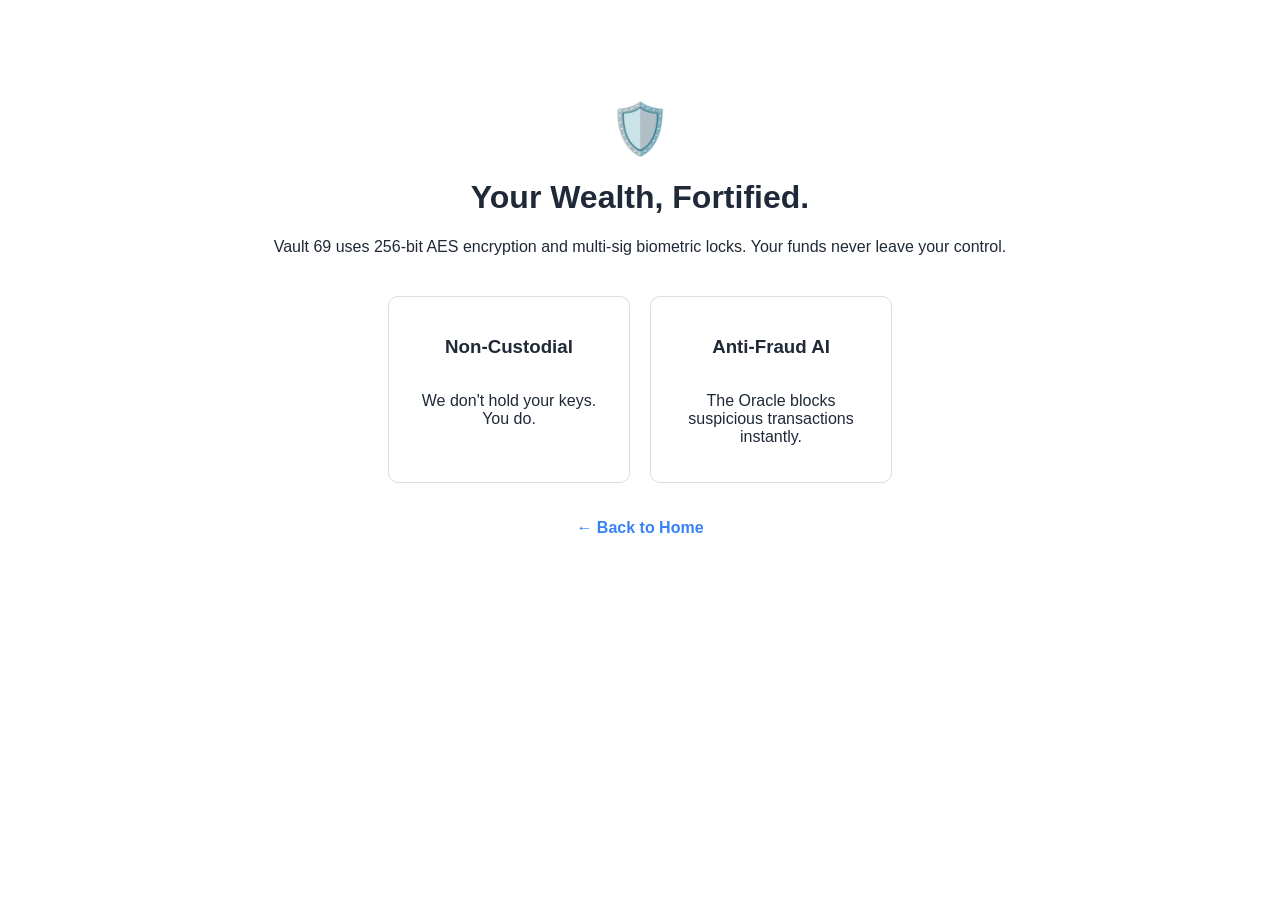
<file: security.html>
<!DOCTYPE html>
<html lang="en">
<head>
    <meta charset="UTF-8">
    <title>Vault 69 - Bank-Grade Security</title>
    <link rel="stylesheet" href="style.css">
    <style>
        .security-container { padding: 100px 15%; text-align: center; color: #1F2937; }
        .security-grid { display: flex; gap: 20px; justify-content: center; margin-top: 40px; }
        .shield-icon { font-size: 50px; color: #3882F6; }
    </style>
</head>
<body>
    <div class="security-container">
        <div class="shield-icon">🛡️</div>
        <h1>Your Wealth, Fortified.</h1>
        <p>Vault 69 uses 256-bit AES encryption and multi-sig biometric locks. Your funds never leave your control.</p>
        
        <div class="security-grid">
            <div class="card" style="border: 1px solid #ddd; padding: 20px; border-radius: 10px;">
                <h3>Non-Custodial</h3>
                <p>We don't hold your keys. You do.</p>
            </div>
            <div class="card" style="border: 1px solid #ddd; padding: 20px; border-radius: 10px;">
                <h3>Anti-Fraud AI</h3>
                <p>The Oracle blocks suspicious transactions instantly.</p>
            </div>
        </div>

        <br><br>
        <a href="index.html" style="color: #3882F6; font-weight: bold; text-decoration: none;">← Back to Home</a>
    </div>
</body>
</html>
</file>
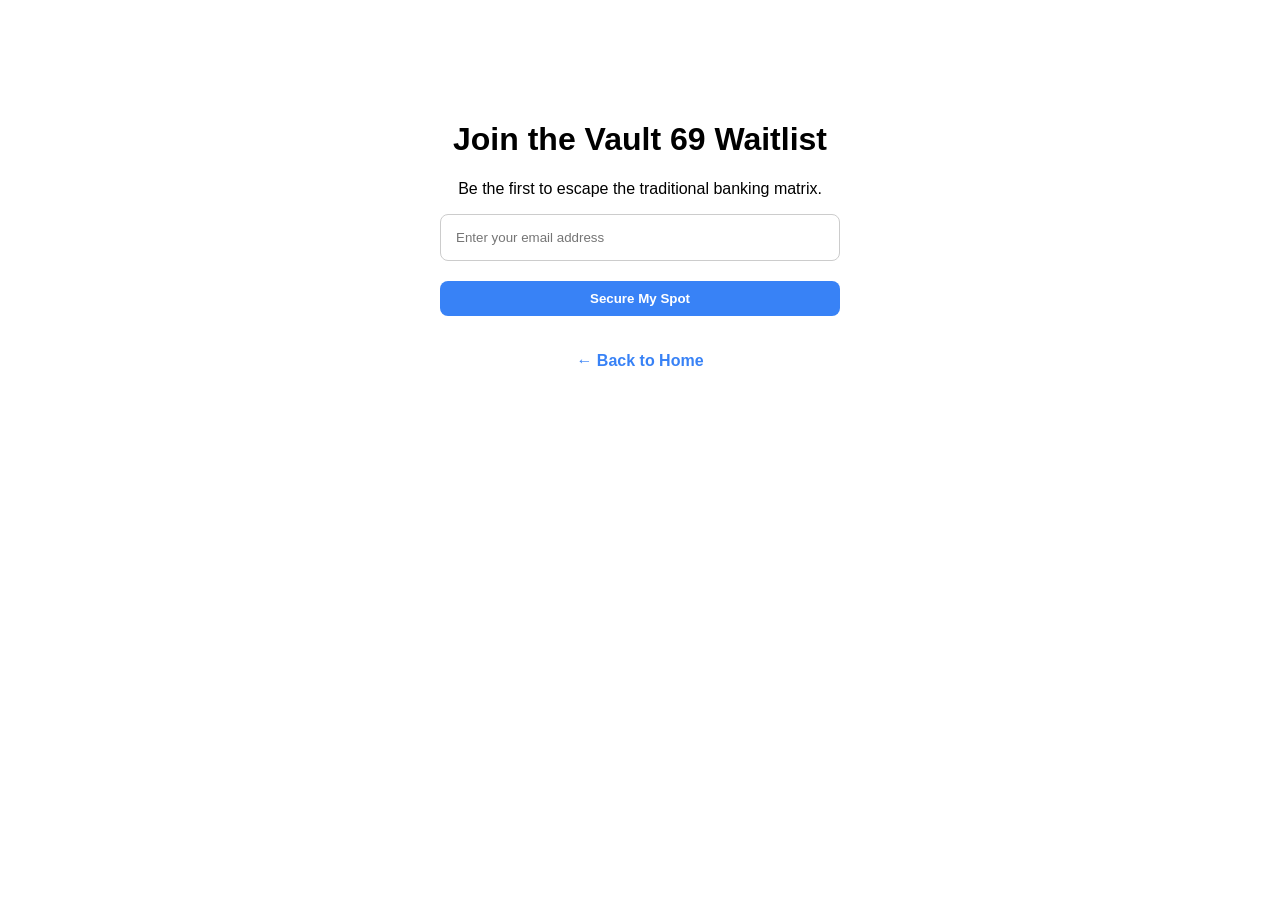
<file: waitlist.html>
<!DOCTYPE html>
<html lang="en">
<head>
    <meta charset="UTF-8">
    <title>Vault 69 - Join the Waitlist</title>
    <link rel="stylesheet" href="style.css">
    <style>
        .waitlist-container { padding: 100px 15%; text-align: center; }
        form { display: flex; flex-direction: column; gap: 20px; max-width: 400px; margin: 0 auto; }
        input { padding: 15px; border-radius: 8px; border: 1px solid #ccc; }
    </style>
</head>
<body>
    <div class="waitlist-container">
        <h1>Join the Vault 69 Waitlist</h1>
        <p>Be the first to escape the traditional banking matrix.</p>
        
        <form>
            <input type="email" placeholder="Enter your email address" required>
            <button type="submit" class="btn">Secure My Spot</button>
        </form>

        <br><br>
        <a href="index.html" style="color: #3882F6; font-weight: bold; text-decoration: none;">← Back to Home</a>
    </div>
</body>
</html>
</file>
<file: style.css>
html {
    scroll-behavior: smooth;
}
@import url('https://fonts.googleapis.com/css2?family=Roboto:ital,wght@0,300;0,400;0,900;1,300&display=swap');

body { margin: 0; font-family: 'Roboto', sans-serif; }

.top-section { background-color: #1F2937; padding: 20px 15% 100px 15%; }

header { display: flex; justify-content: space-between; align-items: center; margin-bottom: 100px; }
.logo { font-size: 24px; color: #F9FAF8; font-weight: 900; }
nav ul { list-style: none; display: flex; gap: 20px; padding: 0; }
nav a { text-decoration: none; color: #E5E7EB; }

.hero { display: flex; justify-content: space-between; gap: 40px; }
.hero-text { flex: 1; }
.hero-text h1 { font-size: 48px; color: #F9FAF8; font-weight: 900; margin: 0 0 10px 0; }
.hero-text p { font-size: 18px; color: #E5E7EB; margin-bottom: 25px; }

.hero-image { flex: 1; height: 250px; background-color: #7a7a7a; border-radius: 8px; overflow: hidden; }
.hero-image img { width: 100%; height: 100%; object-fit: cover; }

.btn, .btn-outline { padding: 10px 30px; border-radius: 8px; font-weight: bold; cursor: pointer; transition: 0.2s; }
.btn { background-color: #3882F6; color: white; border: none; }
.btn:hover { background-color: #1d4ed8; transform: scale(1.05); }

.features { padding: 80px 15%; text-align: center; background: white; }
.feature-cards { display: flex; justify-content: center; gap: 40px; }
.card { width: 200px; display: flex; flex-direction: column; align-items: center; }

.box { width: 150px; height: 150px; border: 4px solid #3882F6; border-radius: 15px; margin-bottom: 15px; overflow: hidden; }
.box img { width: 100%; height: 100%; object-fit: cover; transition: 0.3s; }
.box:hover img { transform: scale(1.1); }

.quote-section { background-color: #E5E7EB; padding: 100px 20%; }
blockquote { font-size: 36px; font-style: italic; font-weight: 300; margin: 0 0 20px 0; }
.author { text-align: right; font-weight: 900; font-size: 24px; }

.cta-section { padding: 80px 15%; }
.cta-container { background-color: #3882F6; border-radius: 10px; padding: 50px 80px; display: flex; justify-content: space-between; align-items: center; color: white; }
.btn-outline { background: transparent; color: white; border: 2px solid white; }
.btn-outline:hover { background: white; color: #3882F6; }

footer { background-color: #1F2937; color: white; text-align: center; padding: 30px; }
/* --- MOBILE RESPONSIVENESS --- */

@media (max-width: 800px) {
    /* 1. Stack the Hero section (Text on top of Image) */
    .hero {
        flex-direction: column;
        text-align: center;
        padding: 0 20px;
    }

    .hero-text h1 {
        font-size: 32px; /* Smaller text for smaller screens */
    }

    /* 2. Stack the Feature Cards vertically */
    .feature-cards {
        flex-direction: column;
        align-items: center;
        gap: 30px;
    }

    /* 3. Make the Header wrap nicely */
    header {
        flex-direction: column;
        gap: 20px;
        margin-bottom: 50px;
    }

    /* 4. Fix the CTA (Sign up box) for mobile */
    .cta-container {
        flex-direction: column;
        gap: 20px;
        text-align: center;
        padding: 30px;
    }

    /* 5. Adjust padding for the whole page */
    .top-section, .features, .quote-section, .cta-section {
        padding: 40px 5%;
    }
}
</file>
